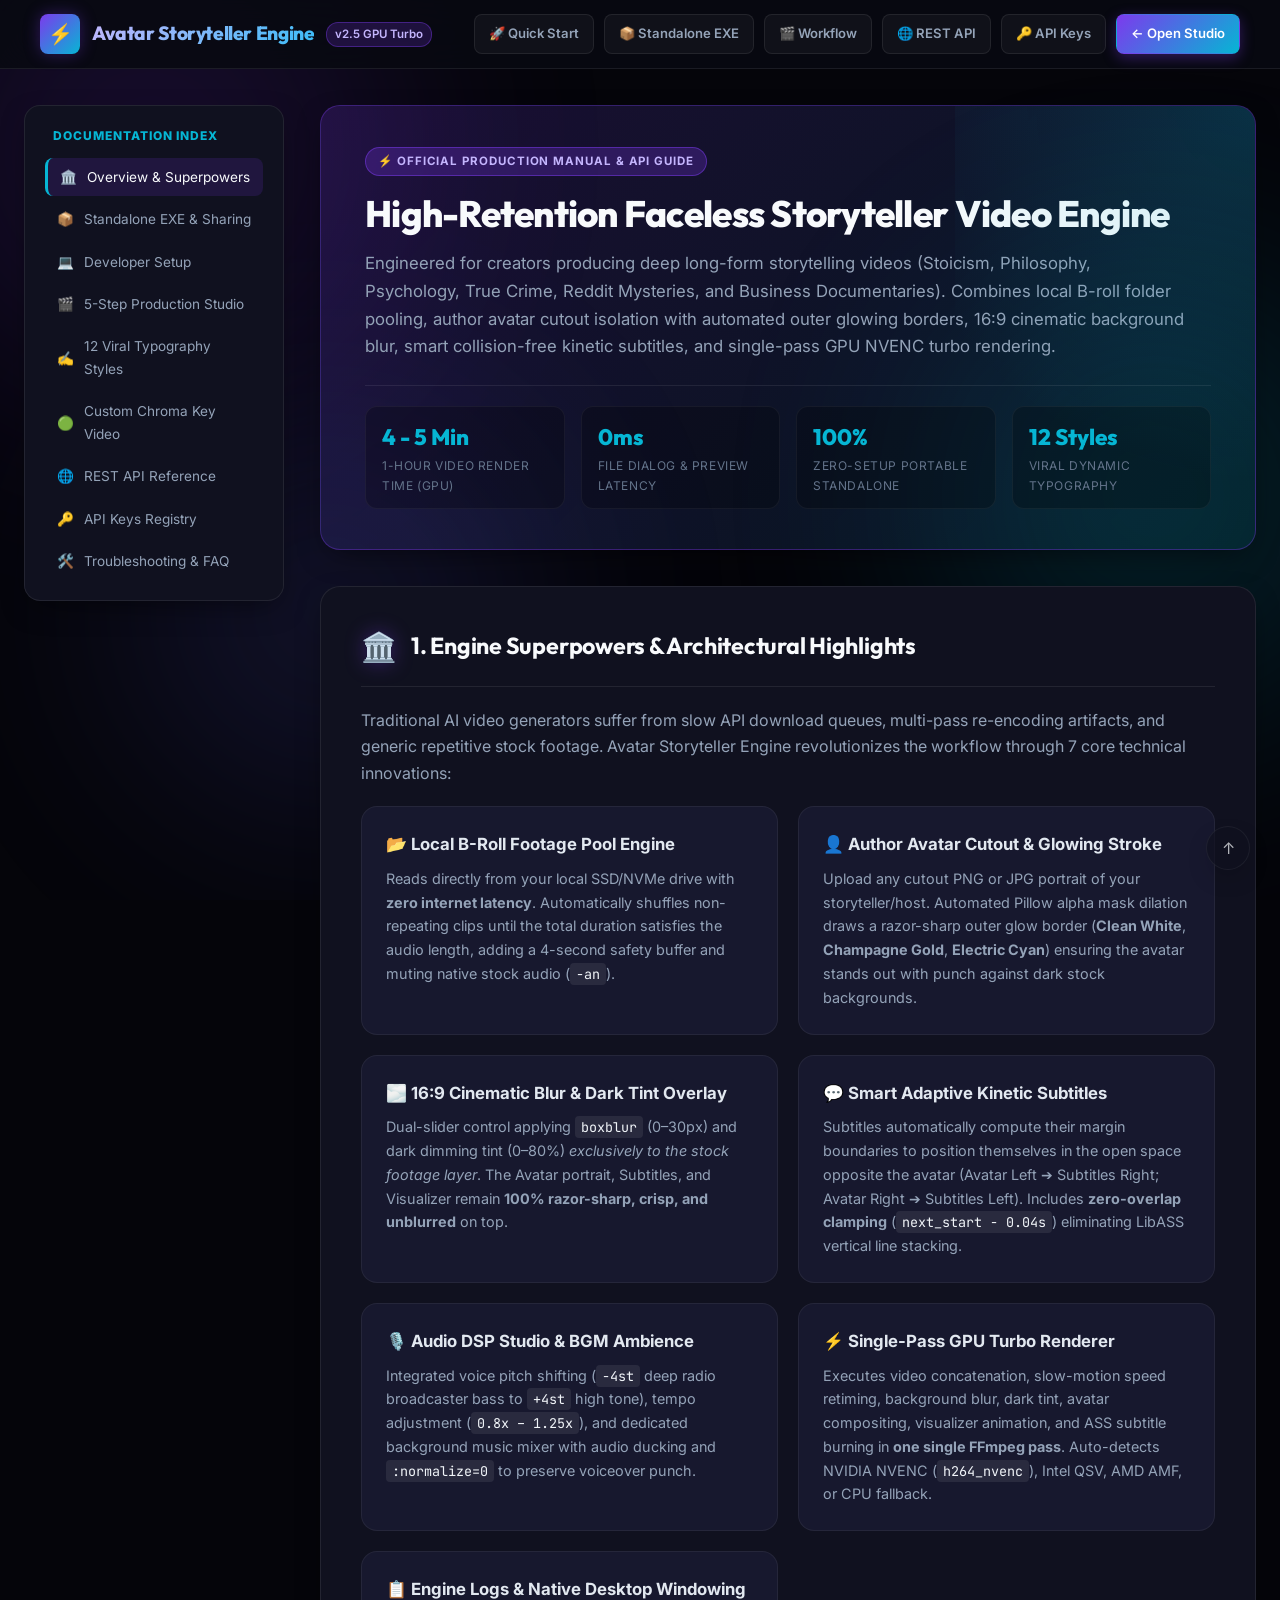
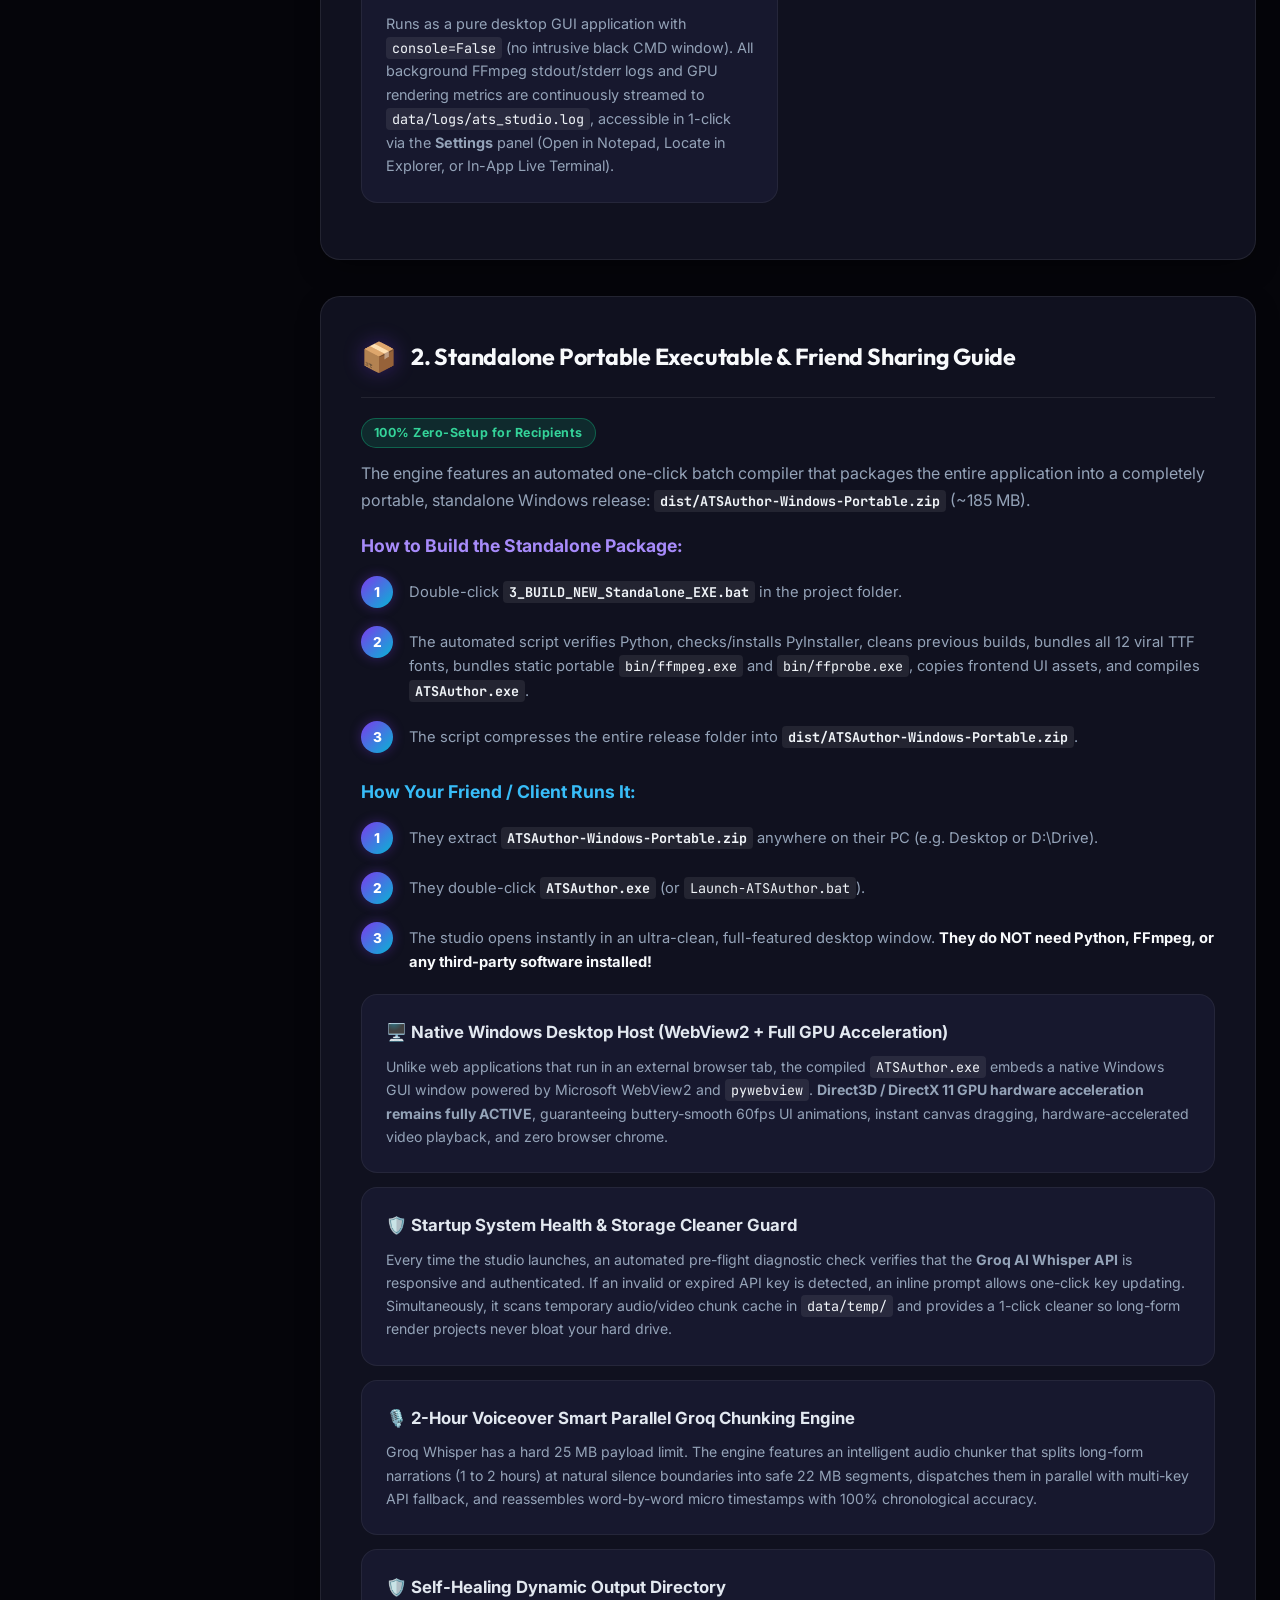
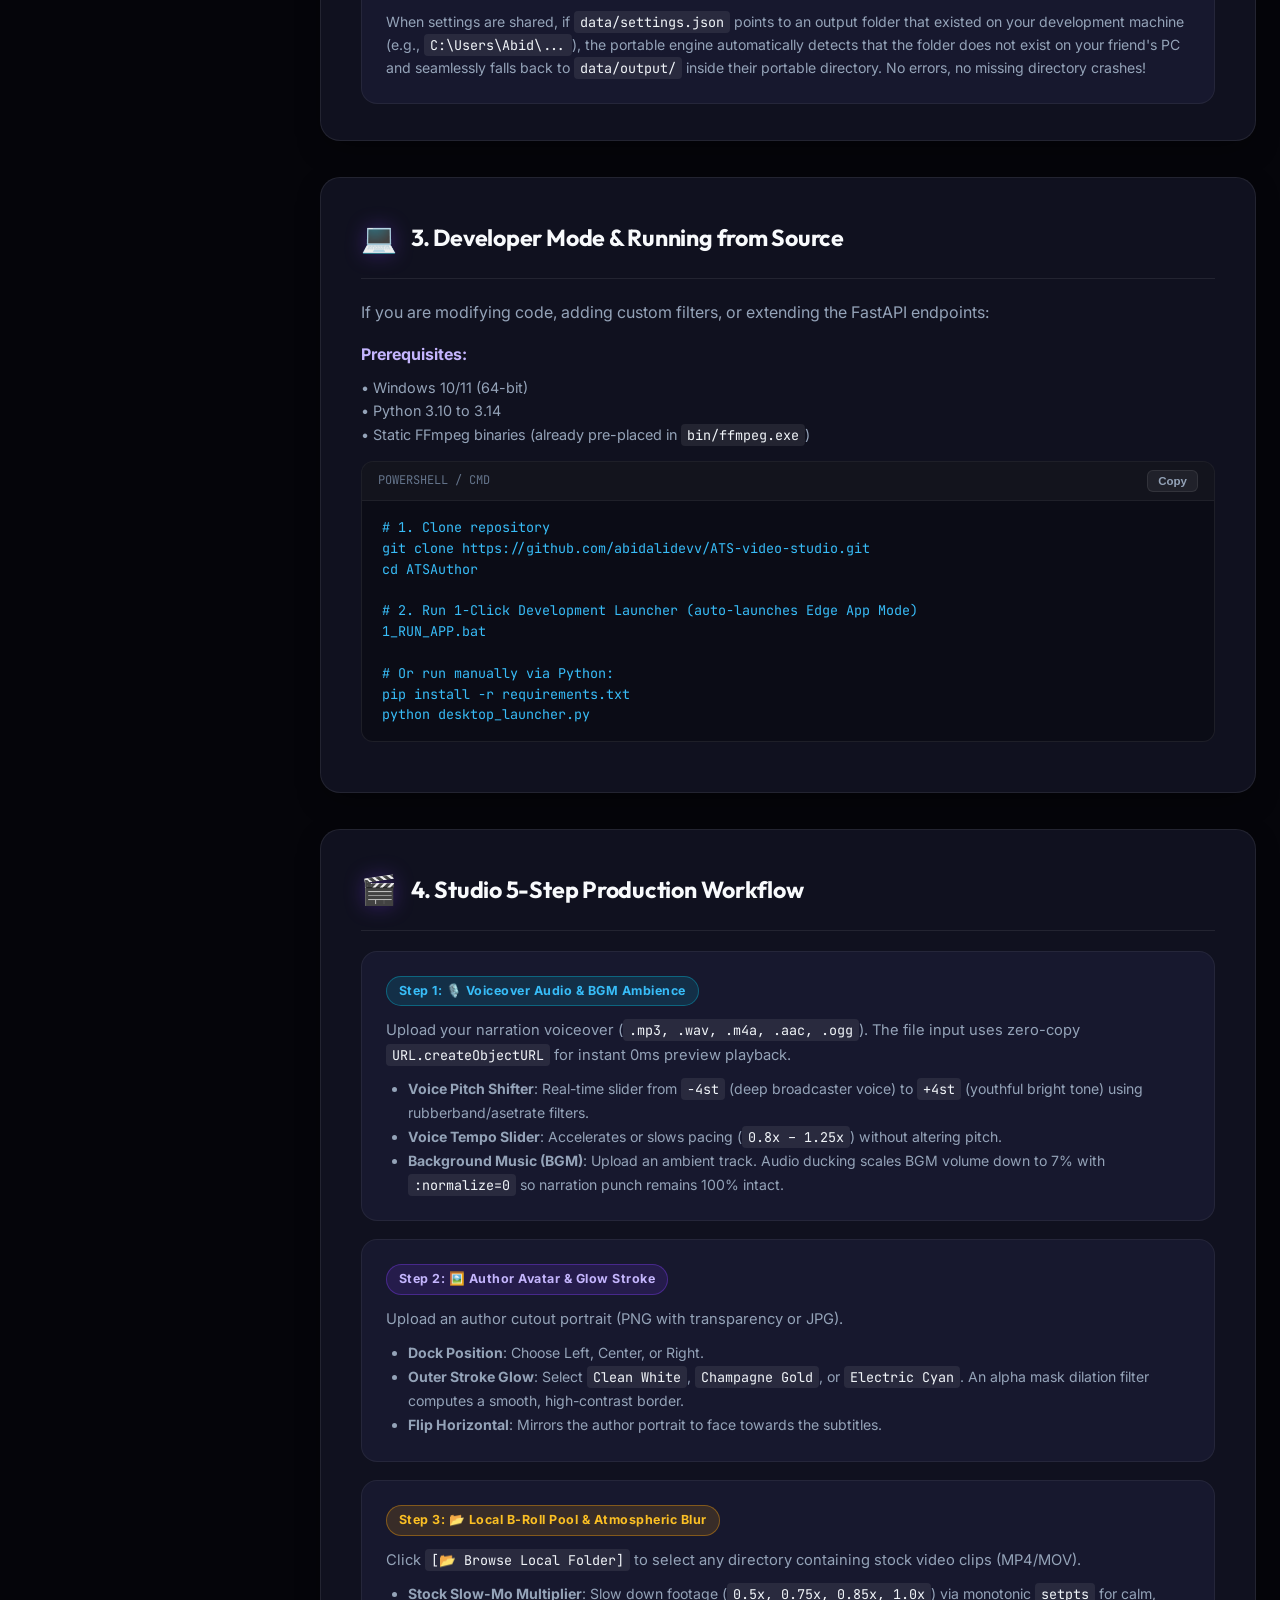
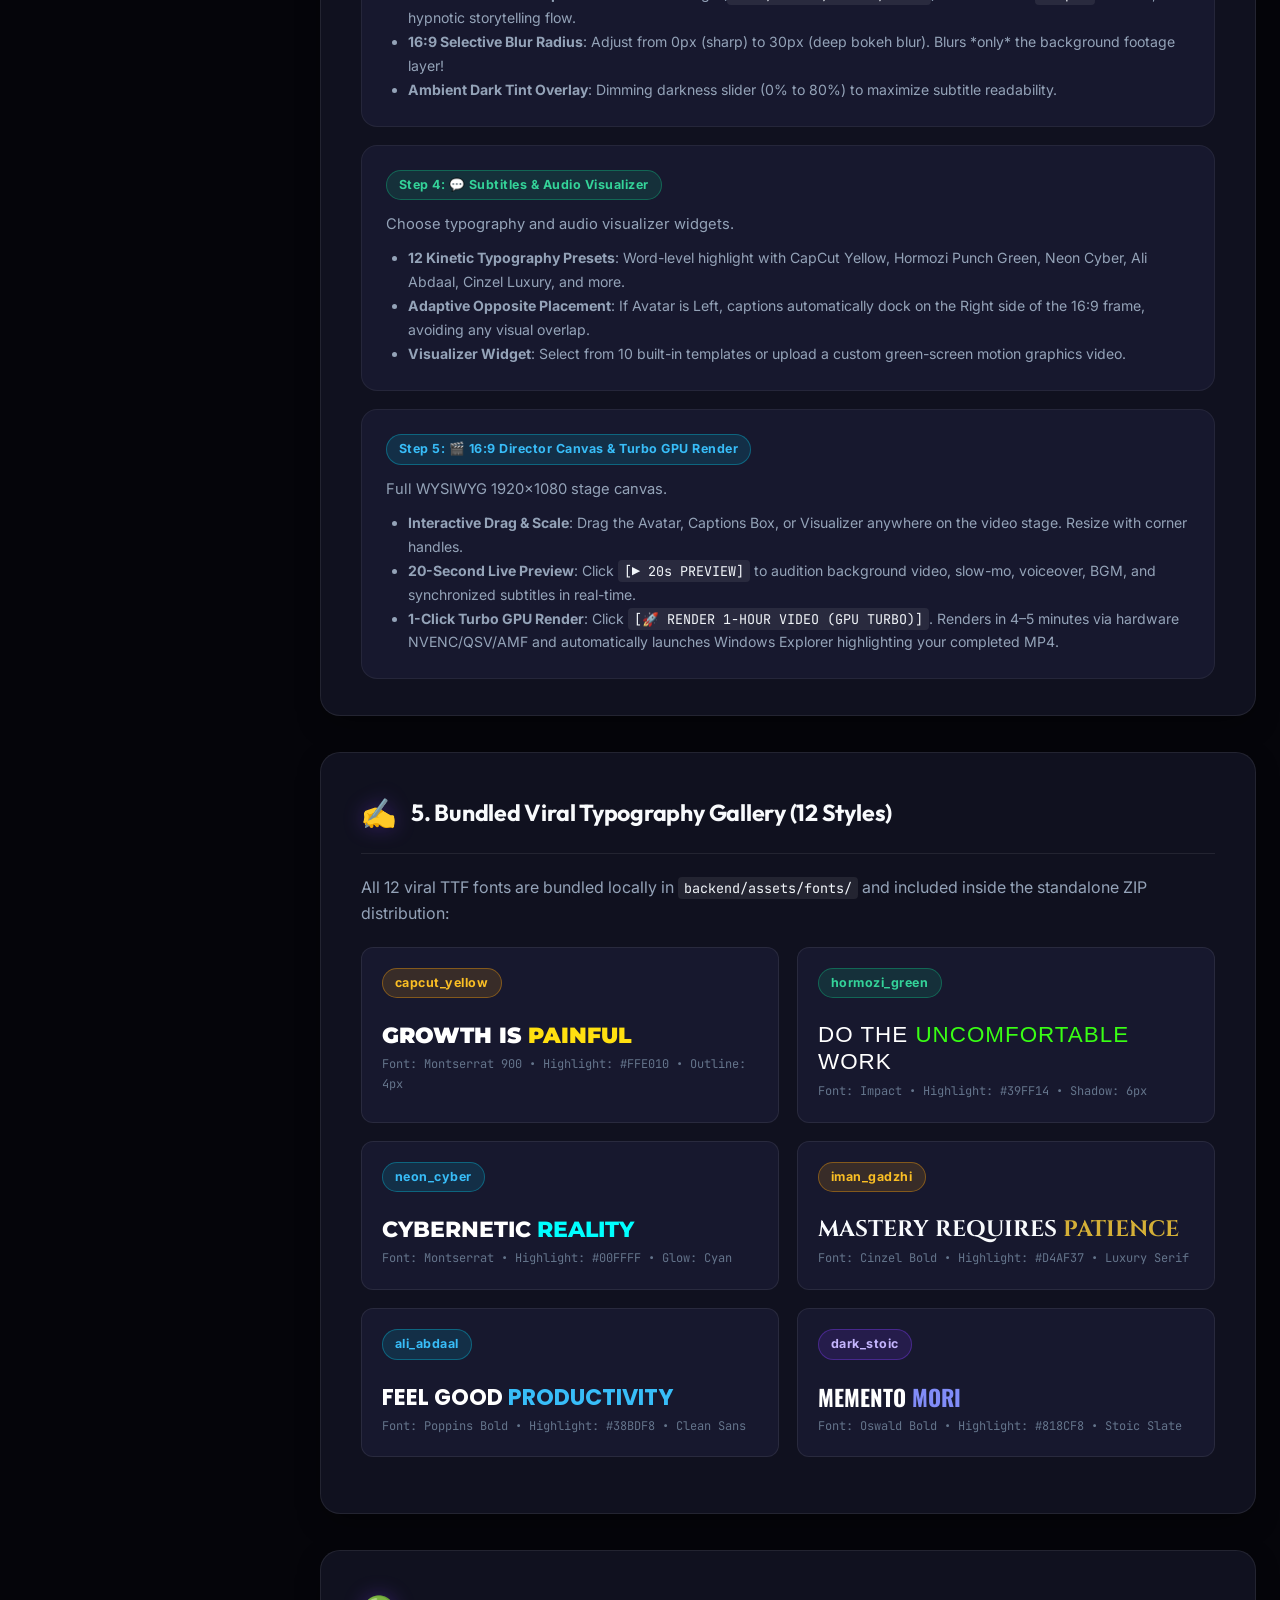
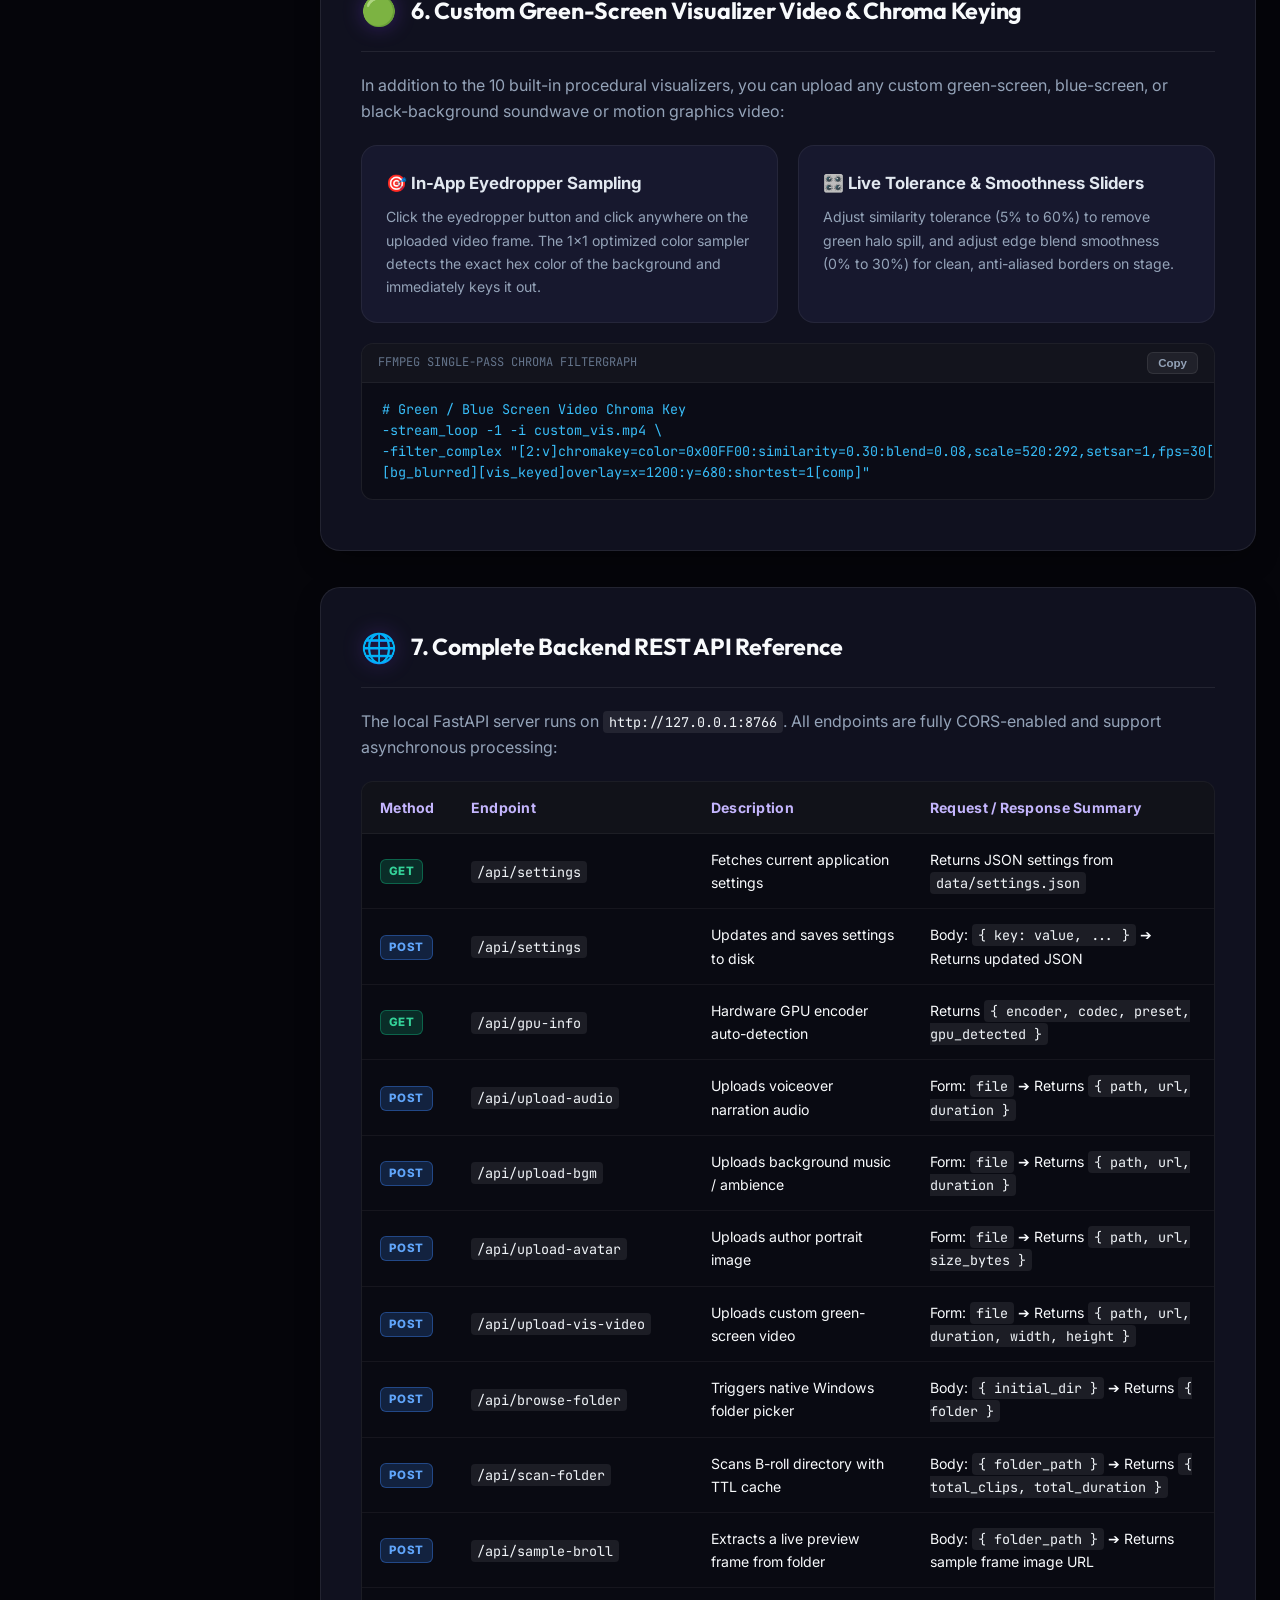
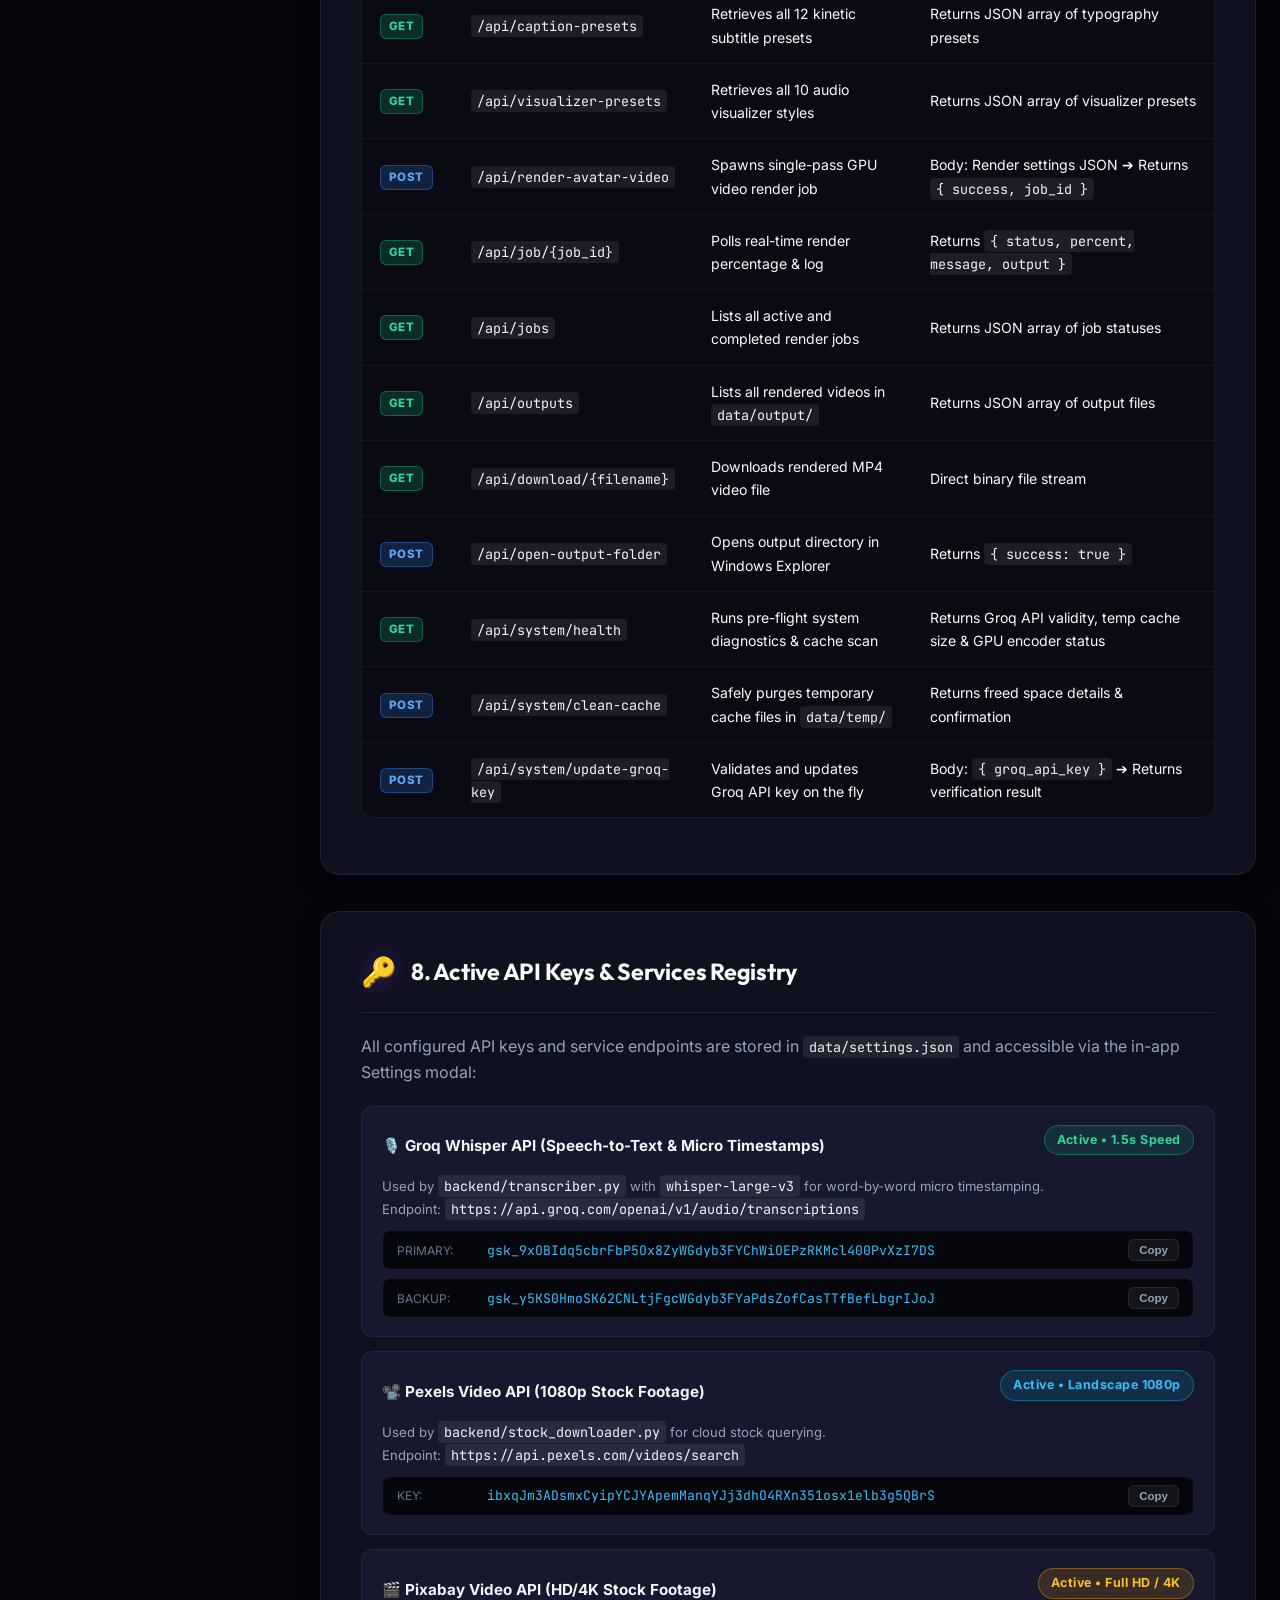
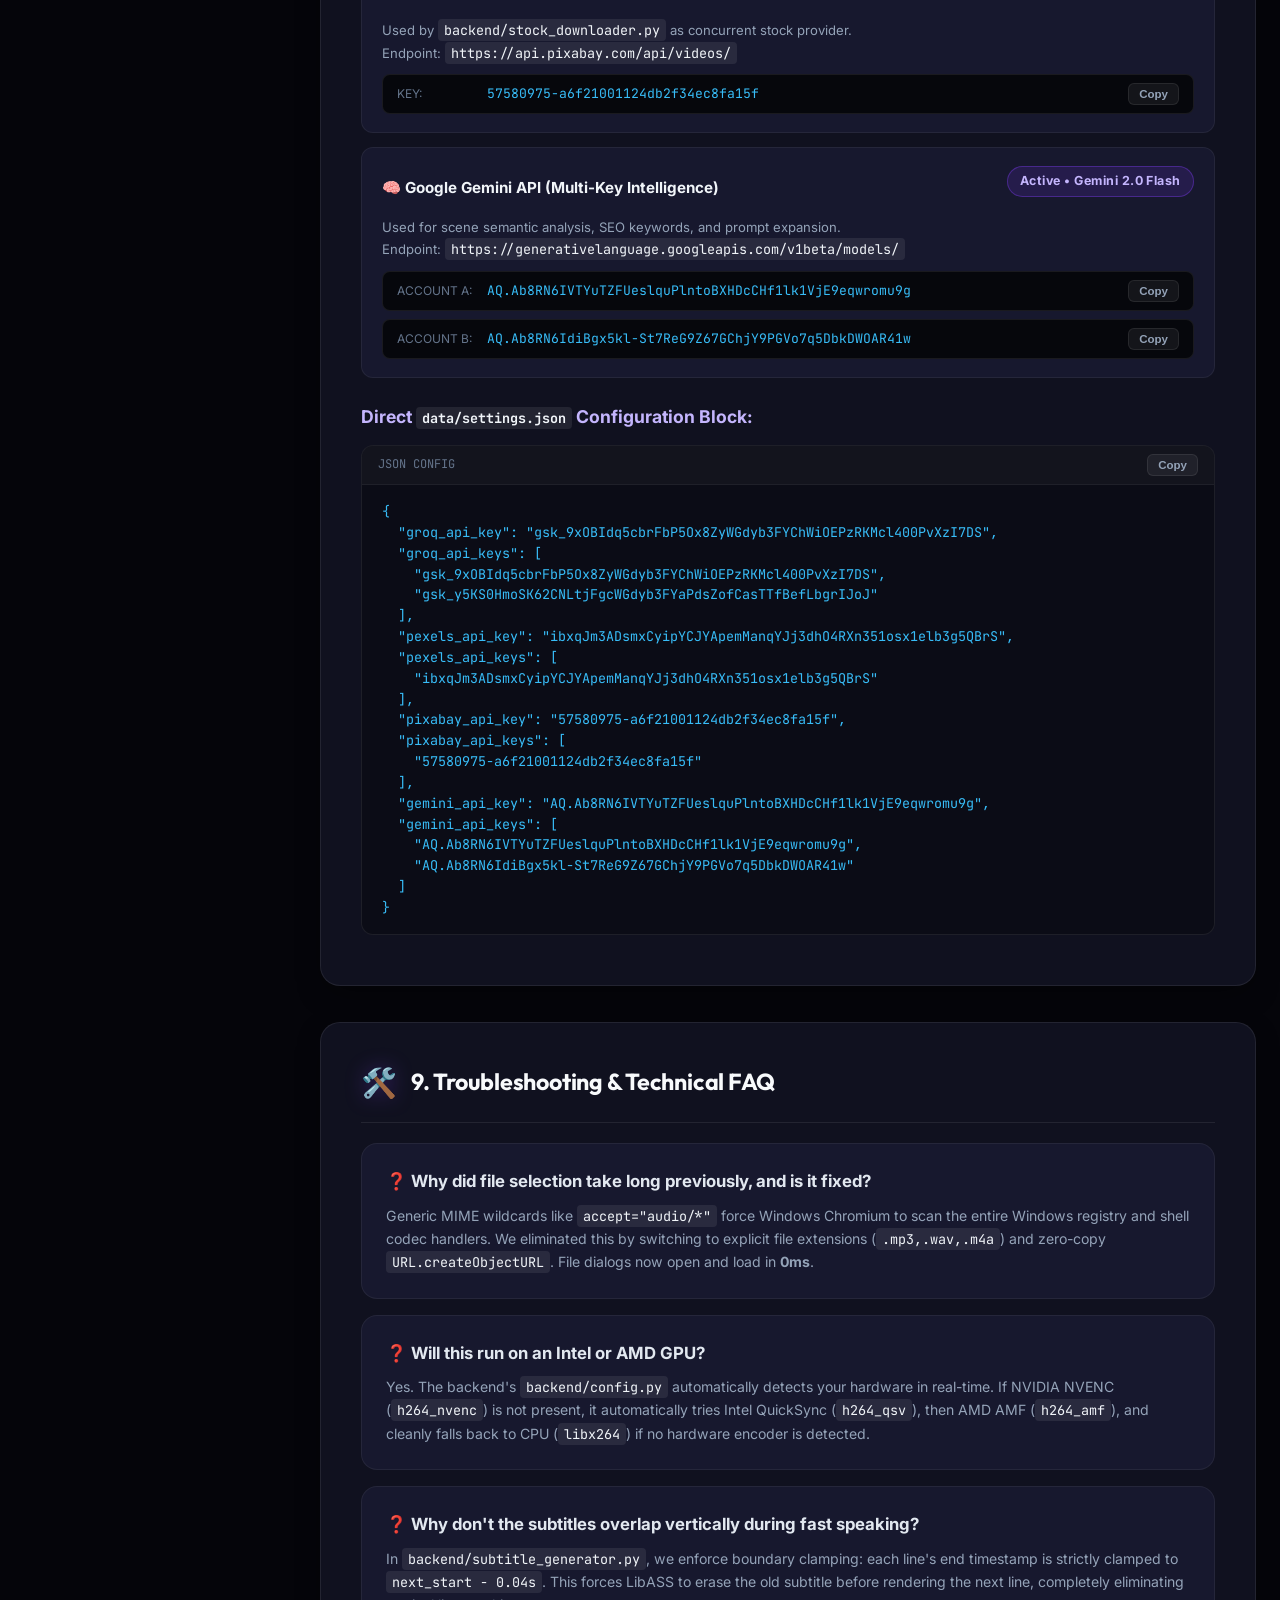
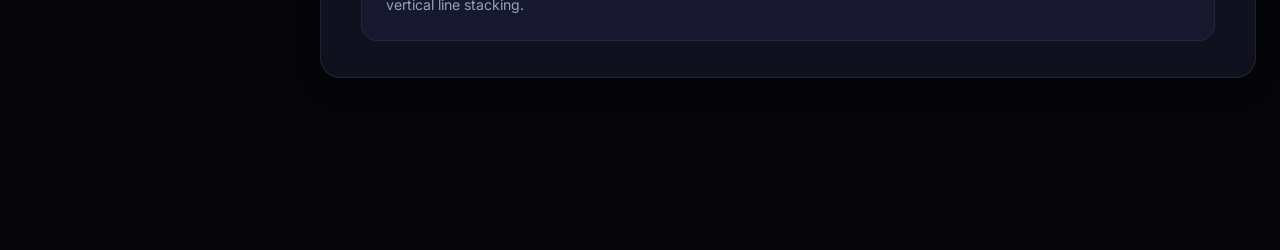
<file: documentation.html>
<!DOCTYPE html>
<html lang="en">
<head>
  <meta charset="UTF-8">
  <meta name="viewport" content="width=device-width, initial-scale=1.0">
  <title>⚡ Avatar Storyteller Engine — Master Documentation &amp; User Manual</title>
  <meta name="description" content="Official documentation, standalone distribution manual, and REST API specification for Avatar Storyteller Engine: Ultra-fast single-pass GPU 1080p video studio for faceless YouTube storytellers.">
  <link rel="icon" type="image/svg+xml" href="data:image/svg+xml,<svg xmlns='http://www.w3.org/2000/svg' viewBox='0 0 32 32'><text y='26' font-size='28'>⚡</text></svg>">
  <link rel="preconnect" href="https://fonts.googleapis.com">
  <link rel="preconnect" href="https://fonts.gstatic.com" crossorigin>
  <link href="https://fonts.googleapis.com/css2?family=Anton&family=Archivo+Black&family=Bangers&family=Bebas+Neue&family=Cinzel:wght@700;900&family=Inter:wght@300;400;500;600;700;800&family=JetBrains+Mono:wght@400;500;600&family=Luckiest+Guy&family=Montserrat:wght@500;700;800;900&family=Oswald:wght@600;700&family=Outfit:wght@600;700;800;900&family=Poppins:wght@600;800&display=swap" rel="stylesheet">
  <style>
    :root {
      --bg-void: #05050a;
      --bg-deep: #090a12;
      --bg-card: #10111f;
      --bg-card-hover: #15172b;
      --bg-sub: #17182e;
      --bg-code: #0b0c16;
      --border-subtle: rgba(255, 255, 255, 0.08);
      --border-hover: rgba(124, 58, 237, 0.45);
      --accent-primary: #7c3aed;
      --accent-secondary: #06b6d4;
      --accent-cyan-glow: rgba(6, 182, 212, 0.35);
      --accent-purple-glow: rgba(124, 58, 237, 0.35);
      --accent-green: #10b981;
      --accent-gold: #f59e0b;
      --accent-red: #ef4444;
      --text-primary: #f8fafc;
      --text-secondary: #94a3b8;
      --text-muted: #64748b;
      --radius-sm: 8px;
      --radius-md: 12px;
      --radius-lg: 16px;
      --radius-xl: 20px;
      --shadow-card: 0 10px 30px -10px rgba(0, 0, 0, 0.6);
      --shadow-glow: 0 0 25px rgba(124, 58, 237, 0.25);
    }

    * { box-sizing: border-box; margin: 0; padding: 0; }
    html { scroll-behavior: smooth; }

    body {
      background: var(--bg-void);
      color: var(--text-primary);
      font-family: 'Inter', -apple-system, BlinkMacSystemFont, "Segoe UI", Roboto, sans-serif;
      line-height: 1.65;
      padding-bottom: 100px;
      overflow-x: hidden;
    }

    /* Ambient Background Glows */
    .bg-canvas-fx {
      position: fixed;
      top: 0; left: 0; right: 0; bottom: 0;
      pointer-events: none;
      z-index: 0;
      overflow: hidden;
    }
    .glow-orb {
      position: absolute;
      border-radius: 50%;
      filter: blur(120px);
      opacity: 0.15;
    }
    .orb-1 { width: 500px; height: 500px; background: var(--accent-primary); top: -100px; left: -100px; }
    .orb-2 { width: 450px; height: 450px; background: var(--accent-secondary); top: 30%; right: -100px; }
    .orb-3 { width: 400px; height: 400px; background: #6366f1; bottom: 10%; left: 10%; }

    /* Sticky Top Header */
    .docs-header {
      position: sticky;
      top: 0;
      z-index: 100;
      display: flex;
      align-items: center;
      justify-content: space-between;
      padding: 14px 40px;
      background: rgba(9, 10, 18, 0.88);
      -webkit-backdrop-filter: blur(20px);
      backdrop-filter: blur(20px);
      border-bottom: 1px solid var(--border-subtle);
    }
    .brand {
      display: flex;
      align-items: center;
      gap: 12px;
      text-decoration: none;
      color: inherit;
    }
    .brand-icon {
      width: 40px;
      height: 40px;
      background: linear-gradient(135deg, var(--accent-primary), var(--accent-secondary));
      border-radius: var(--radius-sm);
      display: grid;
      place-items: center;
      font-size: 20px;
      box-shadow: 0 0 16px var(--accent-purple-glow);
    }
    .brand-title {
      font-family: 'Outfit', sans-serif;
      font-weight: 800;
      font-size: 1.2rem;
      letter-spacing: -0.02em;
      background: linear-gradient(135deg, #c4b5fd 0%, #38bdf8 100%);
      -webkit-background-clip: text;
      background-clip: text;
      -webkit-text-fill-color: transparent;
    }
    .brand-version {
      font-size: 0.72rem;
      padding: 2px 8px;
      border-radius: 12px;
      background: rgba(124, 58, 237, 0.2);
      border: 1px solid rgba(124, 58, 237, 0.4);
      color: #c4b5fd;
      font-weight: 600;
    }
    .nav-actions {
      display: flex;
      align-items: center;
      gap: 10px;
    }
    .nav-btn {
      display: inline-flex;
      align-items: center;
      gap: 6px;
      padding: 8px 14px;
      border-radius: var(--radius-sm);
      font-size: 0.82rem;
      font-weight: 600;
      text-decoration: none;
      color: var(--text-secondary);
      background: rgba(255, 255, 255, 0.04);
      border: 1px solid var(--border-subtle);
      transition: all 0.2s ease;
      cursor: pointer;
    }
    .nav-btn:hover {
      color: var(--text-primary);
      background: rgba(255, 255, 255, 0.09);
      border-color: var(--accent-secondary);
      transform: translateY(-1px);
    }
    .nav-btn-primary {
      background: linear-gradient(135deg, var(--accent-primary), var(--accent-secondary));
      border-color: transparent;
      color: #fff !important;
      box-shadow: 0 4px 14px var(--accent-purple-glow);
    }
    .nav-btn-primary:hover {
      box-shadow: 0 6px 20px rgba(6, 182, 212, 0.4);
    }

    /* Layout Container */
    .docs-layout {
      position: relative;
      z-index: 1;
      max-width: 1300px;
      margin: 36px auto;
      padding: 0 24px;
      display: grid;
      grid-template-columns: 260px 1fr;
      gap: 36px;
      align-items: start;
    }
    @media (max-width: 960px) {
      .docs-layout { grid-template-columns: 1fr; }
      .docs-sidebar { display: none; }
      .docs-header { padding: 12px 20px; }
    }

    /* Sidebar Navigation */
    .docs-sidebar {
      position: sticky;
      top: 86px;
      background: var(--bg-card);
      border: 1px solid var(--border-subtle);
      border-radius: var(--radius-lg);
      padding: 20px;
      max-height: calc(100vh - 110px);
      overflow-y: auto;
      box-shadow: var(--shadow-card);
    }
    .sidebar-title {
      font-size: 0.75rem;
      font-weight: 800;
      text-transform: uppercase;
      letter-spacing: 0.08em;
      color: var(--accent-secondary);
      margin-bottom: 12px;
      padding-left: 8px;
    }
    .sidebar-list {
      list-style: none;
      display: flex;
      flex-direction: column;
      gap: 4px;
    }
    .sidebar-link {
      display: flex;
      align-items: center;
      gap: 10px;
      padding: 8px 12px;
      border-radius: var(--radius-sm);
      font-size: 0.85rem;
      color: var(--text-secondary);
      text-decoration: none;
      transition: all 0.15s ease;
    }
    .sidebar-link:hover, .sidebar-link.active {
      color: var(--text-primary);
      background: rgba(124, 58, 237, 0.15);
      border-left: 3px solid var(--accent-secondary);
    }

    /* Main Content Area */
    .docs-content {
      min-width: 0;
    }

    /* Hero Banner */
    .hero-banner {
      position: relative;
      background: linear-gradient(135deg, rgba(124, 58, 237, 0.18) 0%, rgba(6, 182, 212, 0.1) 100%);
      border: 1px solid rgba(124, 58, 237, 0.35);
      border-radius: var(--radius-xl);
      padding: 40px 44px;
      margin-bottom: 36px;
      box-shadow: var(--shadow-card);
      overflow: hidden;
    }
    .hero-banner::after {
      content: '';
      position: absolute;
      top: 0; right: 0; width: 300px; height: 100%;
      background: radial-gradient(circle at top right, rgba(6, 182, 212, 0.18), transparent 70%);
      pointer-events: none;
    }
    .hero-badge {
      display: inline-flex;
      align-items: center;
      gap: 8px;
      font-size: 0.72rem;
      font-weight: 700;
      text-transform: uppercase;
      letter-spacing: 0.08em;
      padding: 4px 12px;
      border-radius: 20px;
      background: rgba(124, 58, 237, 0.25);
      border: 1px solid rgba(124, 58, 237, 0.5);
      color: #c4b5fd;
      margin-bottom: 16px;
    }
    .hero-title {
      font-family: 'Outfit', sans-serif;
      font-size: 2.3rem;
      font-weight: 800;
      line-height: 1.2;
      margin-bottom: 14px;
      letter-spacing: -0.02em;
    }
    .hero-desc {
      color: var(--text-secondary);
      font-size: 1.05rem;
      max-width: 820px;
      margin-bottom: 24px;
    }
    .hero-stats {
      display: grid;
      grid-template-columns: repeat(auto-fit, minmax(180px, 1fr));
      gap: 16px;
      margin-top: 24px;
      padding-top: 20px;
      border-top: 1px solid rgba(255, 255, 255, 0.08);
    }
    .stat-card {
      background: rgba(0, 0, 0, 0.25);
      border: 1px solid rgba(255, 255, 255, 0.05);
      border-radius: var(--radius-md);
      padding: 12px 16px;
    }
    .stat-val {
      font-family: 'Outfit', sans-serif;
      font-size: 1.4rem;
      font-weight: 800;
      color: var(--accent-secondary);
    }
    .stat-label {
      font-size: 0.75rem;
      color: var(--text-muted);
      text-transform: uppercase;
      letter-spacing: 0.05em;
    }

    /* Section Cards */
    .section-card {
      background: var(--bg-card);
      border: 1px solid var(--border-subtle);
      border-radius: var(--radius-xl);
      padding: 36px 40px;
      margin-bottom: 36px;
      box-shadow: var(--shadow-card);
      transition: border-color 0.2s ease;
    }
    .section-card:hover {
      border-color: rgba(255, 255, 255, 0.12);
    }
    .section-header {
      display: flex;
      align-items: center;
      gap: 14px;
      margin-bottom: 20px;
      padding-bottom: 16px;
      border-bottom: 1px solid var(--border-subtle);
    }
    .section-icon {
      font-size: 1.8rem;
      filter: drop-shadow(0 0 10px var(--accent-purple-glow));
    }
    .section-title {
      font-family: 'Outfit', sans-serif;
      font-size: 1.45rem;
      font-weight: 700;
      letter-spacing: -0.01em;
    }

    /* Sub Cards & Grids */
    .grid-2 {
      display: grid;
      grid-template-columns: repeat(auto-fit, minmax(360px, 1fr));
      gap: 20px;
      margin: 20px 0;
    }
    .grid-3 {
      display: grid;
      grid-template-columns: repeat(auto-fit, minmax(260px, 1fr));
      gap: 18px;
      margin: 20px 0;
    }
    .sub-card {
      background: var(--bg-sub);
      border: 1px solid rgba(255, 255, 255, 0.06);
      border-radius: var(--radius-lg);
      padding: 24px;
      transition: all 0.2s ease;
    }
    .sub-card:hover {
      background: var(--bg-card-hover);
      border-color: var(--border-hover);
      transform: translateY(-2px);
    }
    .sub-card-title {
      font-size: 1.05rem;
      font-weight: 700;
      color: #e2e8f0;
      margin-bottom: 8px;
      display: flex;
      align-items: center;
      gap: 8px;
    }

    /* Step Pills & Badges */
    .step-badge {
      display: inline-flex;
      align-items: center;
      gap: 8px;
      padding: 4px 12px;
      border-radius: 20px;
      font-size: 0.78rem;
      font-weight: 700;
      letter-spacing: 0.04em;
      margin-bottom: 12px;
    }
    .badge-cyan { background: rgba(6, 182, 212, 0.15); color: #38bdf8; border: 1px solid rgba(6, 182, 212, 0.4); }
    .badge-purple { background: rgba(124, 58, 237, 0.15); color: #c4b5fd; border: 1px solid rgba(124, 58, 237, 0.4); }
    .badge-green { background: rgba(16, 185, 129, 0.15); color: #34d399; border: 1px solid rgba(16, 185, 129, 0.4); }
    .badge-gold { background: rgba(245, 158, 11, 0.15); color: #fbbf24; border: 1px solid rgba(245, 158, 11, 0.4); }

    /* Code & Clipboard Snippets */
    .code-box {
      position: relative;
      background: var(--bg-code);
      border: 1px solid var(--border-subtle);
      border-radius: var(--radius-md);
      margin: 14px 0;
      overflow: hidden;
    }
    .code-box-header {
      display: flex;
      align-items: center;
      justify-content: space-between;
      padding: 8px 16px;
      background: rgba(255, 255, 255, 0.03);
      border-bottom: 1px solid rgba(255, 255, 255, 0.05);
      font-size: 0.75rem;
      color: var(--text-muted);
      font-family: 'JetBrains Mono', monospace;
    }
    .copy-btn {
      background: rgba(255, 255, 255, 0.06);
      border: 1px solid var(--border-subtle);
      color: var(--text-secondary);
      border-radius: 6px;
      padding: 4px 10px;
      font-size: 0.72rem;
      font-weight: 600;
      cursor: pointer;
      display: inline-flex;
      align-items: center;
      gap: 4px;
      transition: all 0.2s ease;
    }
    .copy-btn:hover {
      background: rgba(255, 255, 255, 0.12);
      color: #fff;
      border-color: var(--accent-secondary);
    }
    .copy-btn.copied {
      background: var(--accent-green) !important;
      color: #fff !important;
      border-color: transparent !important;
    }
    pre {
      font-family: 'JetBrains Mono', monospace;
      padding: 16px 20px;
      overflow-x: auto;
      font-size: 0.84rem;
      color: #38bdf8;
      line-height: 1.55;
    }
    code {
      font-family: 'JetBrains Mono', monospace;
      background: rgba(255, 255, 255, 0.08);
      padding: 2px 6px;
      border-radius: 4px;
      font-size: 0.84rem;
      color: #f1f5f9;
    }

    /* Tables */
    .table-container {
      overflow-x: auto;
      margin: 20px 0;
      border: 1px solid var(--border-subtle);
      border-radius: var(--radius-md);
      background: var(--bg-deep);
    }
    table {
      width: 100%;
      border-collapse: collapse;
      font-size: 0.88rem;
      text-align: left;
    }
    th, td {
      padding: 14px 18px;
      border-bottom: 1px solid rgba(255, 255, 255, 0.05);
    }
    th {
      background: rgba(255, 255, 255, 0.03);
      color: #c4b5fd;
      font-weight: 700;
      letter-spacing: 0.02em;
    }
    tr:last-child td { border-bottom: none; }
    tr:hover td { background: rgba(255, 255, 255, 0.02); }

    /* Method Badges */
    .method-badge {
      display: inline-block;
      padding: 2px 8px;
      border-radius: 6px;
      font-size: 0.72rem;
      font-weight: 800;
      letter-spacing: 0.04em;
    }
    .method-get { background: rgba(16, 185, 129, 0.2); color: #34d399; border: 1px solid rgba(16, 185, 129, 0.4); }
    .method-post { background: rgba(59, 130, 246, 0.2); color: #60a5fa; border: 1px solid rgba(59, 130, 246, 0.4); }

    /* Key Box */
    .key-item {
      background: var(--bg-sub);
      border: 1px solid rgba(255, 255, 255, 0.06);
      border-radius: var(--radius-md);
      padding: 18px 20px;
      margin-bottom: 14px;
    }
    .key-header {
      display: flex;
      align-items: center;
      justify-content: space-between;
      margin-bottom: 8px;
    }
    .key-title {
      font-weight: 700;
      font-size: 0.95rem;
      color: #f1f5f9;
      display: flex;
      align-items: center;
      gap: 8px;
    }
    .key-desc {
      font-size: 0.82rem;
      color: var(--text-secondary);
      margin-bottom: 10px;
    }
    .key-string-wrapper {
      display: flex;
      align-items: center;
      gap: 10px;
      background: #06070c;
      border: 1px solid var(--border-subtle);
      border-radius: var(--radius-sm);
      padding: 8px 14px;
    }
    .key-string {
      font-family: 'JetBrains Mono', monospace;
      font-size: 0.82rem;
      color: #38bdf8;
      word-break: break-all;
      flex: 1;
    }

    /* Steps List */
    .steps-list {
      list-style: none;
      counter-reset: step-counter;
      display: flex;
      flex-direction: column;
      gap: 18px;
      margin: 16px 0;
    }
    .steps-list li {
      counter-increment: step-counter;
      display: flex;
      gap: 16px;
      align-items: flex-start;
    }
    .step-marker {
      width: 32px;
      height: 32px;
      border-radius: 50%;
      background: linear-gradient(135deg, var(--accent-primary), var(--accent-secondary));
      display: grid;
      place-items: center;
      font-weight: 800;
      font-size: 0.85rem;
      color: #fff;
      flex-shrink: 0;
      box-shadow: 0 0 12px var(--accent-purple-glow);
    }
    .step-text {
      flex: 1;
      padding-top: 4px;
      color: var(--text-secondary);
      font-size: 0.92rem;
    }
    .step-text strong {
      color: var(--text-primary);
    }

    /* Typography Preview Grid */
    .font-preview-grid {
      display: grid;
      grid-template-columns: repeat(auto-fit, minmax(280px, 1fr));
      gap: 18px;
      margin: 20px 0;
    }
    .font-card {
      background: var(--bg-sub);
      border: 1px solid var(--border-subtle);
      border-radius: var(--radius-md);
      padding: 20px;
      position: relative;
      overflow: hidden;
    }
    .font-sample {
      font-size: 1.4rem;
      margin: 12px 0 6px;
      line-height: 1.2;
    }
    .font-meta {
      font-size: 0.75rem;
      color: var(--text-muted);
      font-family: 'JetBrains Mono', monospace;
    }

    /* Floating Back to Top */
    .scroll-top-btn {
      position: fixed;
      bottom: 30px;
      right: 30px;
      width: 44px;
      height: 44px;
      background: var(--bg-card);
      border: 1px solid var(--border-subtle);
      border-radius: 50%;
      color: var(--text-primary);
      display: grid;
      place-items: center;
      cursor: pointer;
      box-shadow: var(--shadow-card);
      opacity: 0.7;
      transition: all 0.2s ease;
      z-index: 90;
      text-decoration: none;
    }
    .scroll-top-btn:hover {
      opacity: 1;
      border-color: var(--accent-secondary);
      transform: translateY(-2px);
    }
  </style>
</head>
<body>

  <!-- Ambient Backdrop -->
  <div class="bg-canvas-fx">
    <div class="glow-orb orb-1"></div>
    <div class="glow-orb orb-2"></div>
    <div class="glow-orb orb-3"></div>
  </div>

  <!-- ═══ Sticky Header ═══ -->
  <header class="docs-header">
    <a href="index.html" class="brand">
      <div class="brand-icon">⚡</div>
      <div>
        <div class="brand-title">Avatar Storyteller Engine</div>
      </div>
      <span class="brand-version">v2.5 GPU Turbo</span>
    </a>
    <div class="nav-actions">
      <a href="#quickstart" class="nav-btn">🚀 Quick Start</a>
      <a href="#portable" class="nav-btn">📦 Standalone EXE</a>
      <a href="#workflow" class="nav-btn">🎬 Workflow</a>
      <a href="#api" class="nav-btn">🌐 REST API</a>
      <a href="#keys" class="nav-btn">🔑 API Keys</a>
      <a href="frontend/index.html" class="nav-btn nav-btn-primary">← Open Studio</a>
    </div>
  </header>

  <!-- ═══ Main Documentation Layout ═══ -->
  <div class="docs-layout">

    <!-- ── Left Sticky Navigation ── -->
    <aside class="docs-sidebar">
      <div class="sidebar-title">Documentation Index</div>
      <ul class="sidebar-list">
        <li><a href="#overview" class="sidebar-link active"><span>🏛️</span> Overview &amp; Superpowers</a></li>
        <li><a href="#portable" class="sidebar-link"><span>📦</span> Standalone EXE &amp; Sharing</a></li>
        <li><a href="#quickstart" class="sidebar-link"><span>💻</span> Developer Setup</a></li>
        <li><a href="#workflow" class="sidebar-link"><span>🎬</span> 5-Step Production Studio</a></li>
        <li><a href="#typography" class="sidebar-link"><span>✍️</span> 12 Viral Typography Styles</a></li>
        <li><a href="#chroma" class="sidebar-link"><span>🟢</span> Custom Chroma Key Video</a></li>
        <li><a href="#api" class="sidebar-link"><span>🌐</span> REST API Reference</a></li>
        <li><a href="#keys" class="sidebar-link"><span>🔑</span> API Keys Registry</a></li>
        <li><a href="#faq" class="sidebar-link"><span>🛠️</span> Troubleshooting &amp; FAQ</a></li>
      </ul>
    </aside>

    <!-- ── Right Documentation Content ── -->
    <main class="docs-content">

      <!-- Hero Banner -->
      <section class="hero-banner" id="overview">
        <div class="hero-badge">⚡ Official Production Manual &amp; API Guide</div>
        <h1 class="hero-title">High-Retention Faceless Storyteller Video Engine</h1>
        <p class="hero-desc">
          Engineered for creators producing deep long-form storytelling videos (Stoicism, Philosophy, Psychology, True Crime, Reddit Mysteries, and Business Documentaries). Combines local B-roll folder pooling, author avatar cutout isolation with automated outer glowing borders, 16:9 cinematic background blur, smart collision-free kinetic subtitles, and single-pass GPU NVENC turbo rendering.
        </p>
        <div class="hero-stats">
          <div class="stat-card">
            <div class="stat-val">4 - 5 Min</div>
            <div class="stat-label">1-Hour Video Render Time (GPU)</div>
          </div>
          <div class="stat-card">
            <div class="stat-val">0ms</div>
            <div class="stat-label">File Dialog &amp; Preview Latency</div>
          </div>
          <div class="stat-card">
            <div class="stat-val">100%</div>
            <div class="stat-label">Zero-Setup Portable Standalone</div>
          </div>
          <div class="stat-card">
            <div class="stat-val">12 Styles</div>
            <div class="stat-label">Viral Dynamic Typography</div>
          </div>
        </div>
      </section>

      <!-- Section 1: Core Superpowers -->
      <section class="section-card">
        <div class="section-header">
          <span class="section-icon">🏛️</span>
          <h2 class="section-title">1. Engine Superpowers &amp; Architectural Highlights</h2>
        </div>
        <p style="color:var(--text-secondary); margin-bottom:18px;">
          Traditional AI video generators suffer from slow API download queues, multi-pass re-encoding artifacts, and generic repetitive stock footage. Avatar Storyteller Engine revolutionizes the workflow through 7 core technical innovations:
        </p>

        <div class="grid-2">
          <div class="sub-card">
            <div class="sub-card-title">📂 Local B-Roll Footage Pool Engine</div>
            <p style="color:var(--text-secondary);font-size:0.9rem;">
              Reads directly from your local SSD/NVMe drive with <strong>zero internet latency</strong>. Automatically shuffles non-repeating clips until the total duration satisfies the audio length, adding a 4-second safety buffer and muting native stock audio (<code>-an</code>).
            </p>
          </div>

          <div class="sub-card">
            <div class="sub-card-title">👤 Author Avatar Cutout &amp; Glowing Stroke</div>
            <p style="color:var(--text-secondary);font-size:0.9rem;">
              Upload any cutout PNG or JPG portrait of your storyteller/host. Automated Pillow alpha mask dilation draws a razor-sharp outer glow border (<strong>Clean White</strong>, <strong>Champagne Gold</strong>, <strong>Electric Cyan</strong>) ensuring the avatar stands out with punch against dark stock backgrounds.
            </p>
          </div>

          <div class="sub-card">
            <div class="sub-card-title">🌫️ 16:9 Cinematic Blur &amp; Dark Tint Overlay</div>
            <p style="color:var(--text-secondary);font-size:0.9rem;">
              Dual-slider control applying <code>boxblur</code> (0–30px) and dark dimming tint (0–80%) <em>exclusively to the stock footage layer</em>. The Avatar portrait, Subtitles, and Visualizer remain <strong>100% razor-sharp, crisp, and unblurred</strong> on top.
            </p>
          </div>

          <div class="sub-card">
            <div class="sub-card-title">💬 Smart Adaptive Kinetic Subtitles</div>
            <p style="color:var(--text-secondary);font-size:0.9rem;">
              Subtitles automatically compute their margin boundaries to position themselves in the open space opposite the avatar (Avatar Left ➔ Subtitles Right; Avatar Right ➔ Subtitles Left). Includes <strong>zero-overlap clamping</strong> (<code>next_start - 0.04s</code>) eliminating LibASS vertical line stacking.
            </p>
          </div>

          <div class="sub-card">
            <div class="sub-card-title">🎙️ Audio DSP Studio &amp; BGM Ambience</div>
            <p style="color:var(--text-secondary);font-size:0.9rem;">
              Integrated voice pitch shifting (<code>-4st</code> deep radio broadcaster bass to <code>+4st</code> high tone), tempo adjustment (<code>0.8x – 1.25x</code>), and dedicated background music mixer with audio ducking and <code>:normalize=0</code> to preserve voiceover punch.
            </p>
          </div>

          <div class="sub-card">
            <div class="sub-card-title">⚡ Single-Pass GPU Turbo Renderer</div>
            <p style="color:var(--text-secondary);font-size:0.9rem;">
              Executes video concatenation, slow-motion speed retiming, background blur, dark tint, avatar compositing, visualizer animation, and ASS subtitle burning in <strong>one single FFmpeg pass</strong>. Auto-detects NVIDIA NVENC (<code>h264_nvenc</code>), Intel QSV, AMD AMF, or CPU fallback.
            </p>
          </div>

          <div class="sub-card">
            <div class="sub-card-title">📋 Engine Logs &amp; Native Desktop Windowing</div>
            <p style="color:var(--text-secondary);font-size:0.9rem;">
              Runs as a pure desktop GUI application with <code>console=False</code> (no intrusive black CMD window). All background FFmpeg stdout/stderr logs and GPU rendering metrics are continuously streamed to <code>data/logs/ats_studio.log</code>, accessible in 1-click via the <strong>Settings</strong> panel (Open in Notepad, Locate in Explorer, or In-App Live Terminal).
            </p>
          </div>
        </div>
      </section>

      <!-- Section 2: Standalone Portable EXE Guide -->
      <section class="section-card" id="portable">
        <div class="section-header">
          <span class="section-icon">📦</span>
          <h2 class="section-title">2. Standalone Portable Executable &amp; Friend Sharing Guide</h2>
        </div>
        <span class="step-badge badge-green">100% Zero-Setup for Recipients</span>
        <p style="color:var(--text-secondary); margin-bottom:18px;">
          The engine features an automated one-click batch compiler that packages the entire application into a completely portable, standalone Windows release: <strong><code>dist/ATSAuthor-Windows-Portable.zip</code></strong> (~185 MB).
        </p>

        <h3 style="font-size:1.1rem;margin:18px 0 8px;color:#a78bfa;">How to Build the Standalone Package:</h3>
        <ul class="steps-list">
          <li>
            <div class="step-marker">1</div>
            <div class="step-text">
              Double-click <strong><code>3_BUILD_NEW_Standalone_EXE.bat</code></strong> in the project folder.
            </div>
          </li>
          <li>
            <div class="step-marker">2</div>
            <div class="step-text">
              The automated script verifies Python, checks/installs PyInstaller, cleans previous builds, bundles all 12 viral TTF fonts, bundles static portable <code>bin/ffmpeg.exe</code> and <code>bin/ffprobe.exe</code>, copies frontend UI assets, and compiles <strong><code>ATSAuthor.exe</code></strong>.
            </div>
          </li>
          <li>
            <div class="step-marker">3</div>
            <div class="step-text">
              The script compresses the entire release folder into <strong><code>dist/ATSAuthor-Windows-Portable.zip</code></strong>.
            </div>
          </li>
        </ul>

        <h3 style="font-size:1.1rem;margin:24px 0 8px;color:#38bdf8;">How Your Friend / Client Runs It:</h3>
        <ul class="steps-list">
          <li>
            <div class="step-marker">1</div>
            <div class="step-text">
              They extract <strong><code>ATSAuthor-Windows-Portable.zip</code></strong> anywhere on their PC (e.g. Desktop or D:\Drive).
            </div>
          </li>
          <li>
            <div class="step-marker">2</div>
            <div class="step-text">
              They double-click <strong><code>ATSAuthor.exe</code></strong> (or <code>Launch-ATSAuthor.bat</code>).
            </div>
          </li>
          <li>
            <div class="step-marker">3</div>
            <div class="step-text">
              The studio opens instantly in an ultra-clean, full-featured desktop window. <strong>They do NOT need Python, FFmpeg, or any third-party software installed!</strong>
            </div>
          </li>
        </ul>

        <div class="sub-card" style="margin-top:20px;">
          <div class="sub-card-title">🖥️ Native Windows Desktop Host (WebView2 + Full GPU Acceleration)</div>
          <p style="color:var(--text-secondary);font-size:0.88rem;">
            Unlike web applications that run in an external browser tab, the compiled <code>ATSAuthor.exe</code> embeds a native Windows GUI window powered by Microsoft WebView2 and <code>pywebview</code>. <strong>Direct3D / DirectX 11 GPU hardware acceleration remains fully ACTIVE</strong>, guaranteeing buttery-smooth 60fps UI animations, instant canvas dragging, hardware-accelerated video playback, and zero browser chrome.
          </p>
        </div>

        <div class="sub-card" style="margin-top:14px;">
          <div class="sub-card-title">🛡️ Startup System Health &amp; Storage Cleaner Guard</div>
          <p style="color:var(--text-secondary);font-size:0.88rem;">
            Every time the studio launches, an automated pre-flight diagnostic check verifies that the <strong>Groq AI Whisper API</strong> is responsive and authenticated. If an invalid or expired API key is detected, an inline prompt allows one-click key updating. Simultaneously, it scans temporary audio/video chunk cache in <code>data/temp/</code> and provides a 1-click cleaner so long-form render projects never bloat your hard drive.
          </p>
        </div>

        <div class="sub-card" style="margin-top:14px;">
          <div class="sub-card-title">🎙️ 2-Hour Voiceover Smart Parallel Groq Chunking Engine</div>
          <p style="color:var(--text-secondary);font-size:0.88rem;">
            Groq Whisper has a hard 25 MB payload limit. The engine features an intelligent audio chunker that splits long-form narrations (1 to 2 hours) at natural silence boundaries into safe 22 MB segments, dispatches them in parallel with multi-key API fallback, and reassembles word-by-word micro timestamps with 100% chronological accuracy.
          </p>
        </div>

        <div class="sub-card" style="margin-top:14px;">
          <div class="sub-card-title">🛡️ Self-Healing Dynamic Output Directory</div>
          <p style="color:var(--text-secondary);font-size:0.88rem;">
            When settings are shared, if <code>data/settings.json</code> points to an output folder that existed on your development machine (e.g., <code>C:\Users\Abid\...</code>), the portable engine automatically detects that the folder does not exist on your friend's PC and seamlessly falls back to <code>data/output/</code> inside their portable directory. No errors, no missing directory crashes!
          </p>
        </div>
      </section>

      <!-- Section 3: Developer Setup -->
      <section class="section-card" id="quickstart">
        <div class="section-header">
          <span class="section-icon">💻</span>
          <h2 class="section-title">3. Developer Mode &amp; Running from Source</h2>
        </div>
        <p style="color:var(--text-secondary);margin-bottom:16px;">
          If you are modifying code, adding custom filters, or extending the FastAPI endpoints:
        </p>

        <h3 style="font-size:1rem;color:#c4b5fd;margin:16px 0 8px;">Prerequisites:</h3>
        <p style="color:var(--text-secondary);font-size:0.9rem;">
          • Windows 10/11 (64-bit)<br>
          • Python 3.10 to 3.14<br>
          • Static FFmpeg binaries (already pre-placed in <code>bin/ffmpeg.exe</code>)
        </p>

        <div class="code-box">
          <div class="code-box-header">
            <span>POWERSHELL / CMD</span>
            <button class="copy-btn" onclick="copySnippet(this, 'dev-cmds')">Copy</button>
          </div>
          <pre id="dev-cmds"># 1. Clone repository
git clone https://github.com/abidalidevv/ATS-video-studio.git
cd ATSAuthor

# 2. Run 1-Click Development Launcher (auto-launches Edge App Mode)
1_RUN_APP.bat

# Or run manually via Python:
pip install -r requirements.txt
python desktop_launcher.py</pre>
        </div>
      </section>

      <!-- Section 4: 5-Step Workflow -->
      <section class="section-card" id="workflow">
        <div class="section-header">
          <span class="section-icon">🎬</span>
          <h2 class="section-title">4. Studio 5-Step Production Workflow</h2>
        </div>

        <!-- Step 1 -->
        <div class="sub-card" style="margin-bottom:18px;">
          <span class="step-badge badge-cyan">Step 1: 🎙️ Voiceover Audio &amp; BGM Ambience</span>
          <p style="color:var(--text-secondary);font-size:0.92rem;margin-bottom:10px;">
            Upload your narration voiceover (<code>.mp3, .wav, .m4a, .aac, .ogg</code>). The file input uses zero-copy <code>URL.createObjectURL</code> for instant 0ms preview playback.
          </p>
          <ul style="margin-left:22px;color:var(--text-secondary);font-size:0.88rem;line-height:1.7;">
            <li><strong>Voice Pitch Shifter</strong>: Real-time slider from <code>-4st</code> (deep broadcaster voice) to <code>+4st</code> (youthful bright tone) using rubberband/asetrate filters.</li>
            <li><strong>Voice Tempo Slider</strong>: Accelerates or slows pacing (<code>0.8x – 1.25x</code>) without altering pitch.</li>
            <li><strong>Background Music (BGM)</strong>: Upload an ambient track. Audio ducking scales BGM volume down to 7% with <code>:normalize=0</code> so narration punch remains 100% intact.</li>
          </ul>
        </div>

        <!-- Step 2 -->
        <div class="sub-card" style="margin-bottom:18px;">
          <span class="step-badge badge-purple">Step 2: 🖼️ Author Avatar &amp; Glow Stroke</span>
          <p style="color:var(--text-secondary);font-size:0.92rem;margin-bottom:10px;">
            Upload an author cutout portrait (PNG with transparency or JPG).
          </p>
          <ul style="margin-left:22px;color:var(--text-secondary);font-size:0.88rem;line-height:1.7;">
            <li><strong>Dock Position</strong>: Choose Left, Center, or Right.</li>
            <li><strong>Outer Stroke Glow</strong>: Select <code>Clean White</code>, <code>Champagne Gold</code>, or <code>Electric Cyan</code>. An alpha mask dilation filter computes a smooth, high-contrast border.</li>
            <li><strong>Flip Horizontal</strong>: Mirrors the author portrait to face towards the subtitles.</li>
          </ul>
        </div>

        <!-- Step 3 -->
        <div class="sub-card" style="margin-bottom:18px;">
          <span class="step-badge badge-gold">Step 3: 📂 Local B-Roll Pool &amp; Atmospheric Blur</span>
          <p style="color:var(--text-secondary);font-size:0.92rem;margin-bottom:10px;">
            Click <code>[📂 Browse Local Folder]</code> to select any directory containing stock video clips (MP4/MOV).
          </p>
          <ul style="margin-left:22px;color:var(--text-secondary);font-size:0.88rem;line-height:1.7;">
            <li><strong>Stock Slow-Mo Multiplier</strong>: Slow down footage (<code>0.5x, 0.75x, 0.85x, 1.0x</code>) via monotonic <code>setpts</code> for calm, hypnotic storytelling flow.</li>
            <li><strong>16:9 Selective Blur Radius</strong>: Adjust from 0px (sharp) to 30px (deep bokeh blur). Blurs *only* the background footage layer!</li>
            <li><strong>Ambient Dark Tint Overlay</strong>: Dimming darkness slider (0% to 80%) to maximize subtitle readability.</li>
          </ul>
        </div>

        <!-- Step 4 -->
        <div class="sub-card" style="margin-bottom:18px;">
          <span class="step-badge badge-green">Step 4: 💬 Subtitles &amp; Audio Visualizer</span>
          <p style="color:var(--text-secondary);font-size:0.92rem;margin-bottom:10px;">
            Choose typography and audio visualizer widgets.
          </p>
          <ul style="margin-left:22px;color:var(--text-secondary);font-size:0.88rem;line-height:1.7;">
            <li><strong>12 Kinetic Typography Presets</strong>: Word-level highlight with CapCut Yellow, Hormozi Punch Green, Neon Cyber, Ali Abdaal, Cinzel Luxury, and more.</li>
            <li><strong>Adaptive Opposite Placement</strong>: If Avatar is Left, captions automatically dock on the Right side of the 16:9 frame, avoiding any visual overlap.</li>
            <li><strong>Visualizer Widget</strong>: Select from 10 built-in templates or upload a custom green-screen motion graphics video.</li>
          </ul>
        </div>

        <!-- Step 5 -->
        <div class="sub-card">
          <span class="step-badge badge-cyan">Step 5: 🎬 16:9 Director Canvas &amp; Turbo GPU Render</span>
          <p style="color:var(--text-secondary);font-size:0.92rem;margin-bottom:10px;">
            Full WYSIWYG 1920×1080 stage canvas.
          </p>
          <ul style="margin-left:22px;color:var(--text-secondary);font-size:0.88rem;line-height:1.7;">
            <li><strong>Interactive Drag &amp; Scale</strong>: Drag the Avatar, Captions Box, or Visualizer anywhere on the video stage. Resize with corner handles.</li>
            <li><strong>20-Second Live Preview</strong>: Click <code>[▶ 20s PREVIEW]</code> to audition background video, slow-mo, voiceover, BGM, and synchronized subtitles in real-time.</li>
            <li><strong>1-Click Turbo GPU Render</strong>: Click <code>[🚀 RENDER 1-HOUR VIDEO (GPU TURBO)]</code>. Renders in 4–5 minutes via hardware NVENC/QSV/AMF and automatically launches Windows Explorer highlighting your completed MP4.</li>
          </ul>
        </div>
      </section>

      <!-- Section 5: Typography Gallery -->
      <section class="section-card" id="typography">
        <div class="section-header">
          <span class="section-icon">✍️</span>
          <h2 class="section-title">5. Bundled Viral Typography Gallery (12 Styles)</h2>
        </div>
        <p style="color:var(--text-secondary);margin-bottom:16px;">
          All 12 viral TTF fonts are bundled locally in <code>backend/assets/fonts/</code> and included inside the standalone ZIP distribution:
        </p>

        <div class="font-preview-grid">
          <div class="font-card">
            <span class="step-badge badge-gold">capcut_yellow</span>
            <div class="font-sample" style="font-family:'Montserrat',sans-serif;font-weight:900;color:#fff;">
              GROWTH IS <span style="color:#FFE010;">PAINFUL</span>
            </div>
            <div class="font-meta">Font: Montserrat 900 • Highlight: #FFE010 • Outline: 4px</div>
          </div>

          <div class="font-card">
            <span class="step-badge badge-green">hormozi_green</span>
            <div class="font-sample" style="font-family:'Impact',sans-serif;letter-spacing:1px;color:#fff;">
              DO THE <span style="color:#39FF14;">UNCOMFORTABLE</span> WORK
            </div>
            <div class="font-meta">Font: Impact • Highlight: #39FF14 • Shadow: 6px</div>
          </div>

          <div class="font-card">
            <span class="step-badge badge-cyan">neon_cyber</span>
            <div class="font-sample" style="font-family:'Montserrat',sans-serif;font-weight:800;color:#fff;">
              CYBERNETIC <span style="color:#00FFFF;">REALITY</span>
            </div>
            <div class="font-meta">Font: Montserrat • Highlight: #00FFFF • Glow: Cyan</div>
          </div>

          <div class="font-card">
            <span class="step-badge badge-gold">iman_gadzhi</span>
            <div class="font-sample" style="font-family:'Cinzel',serif;font-weight:700;color:#f8fafc;">
              MASTERY REQUIRES <span style="color:#D4AF37;">PATIENCE</span>
            </div>
            <div class="font-meta">Font: Cinzel Bold • Highlight: #D4AF37 • Luxury Serif</div>
          </div>

          <div class="font-card">
            <span class="step-badge badge-cyan">ali_abdaal</span>
            <div class="font-sample" style="font-family:'Poppins',sans-serif;font-weight:700;color:#fff;">
              FEEL GOOD <span style="color:#38BDF8;">PRODUCTIVITY</span>
            </div>
            <div class="font-meta">Font: Poppins Bold • Highlight: #38BDF8 • Clean Sans</div>
          </div>

          <div class="font-card">
            <span class="step-badge badge-purple">dark_stoic</span>
            <div class="font-sample" style="font-family:'Oswald',sans-serif;font-weight:700;color:#fff;">
              MEMENTO <span style="color:#818CF8;">MORI</span>
            </div>
            <div class="font-meta">Font: Oswald Bold • Highlight: #818CF8 • Stoic Slate</div>
          </div>
        </div>
      </section>

      <!-- Section 6: Custom Chroma Key Video -->
      <section class="section-card" id="chroma">
        <div class="section-header">
          <span class="section-icon">🟢</span>
          <h2 class="section-title">6. Custom Green-Screen Visualizer Video &amp; Chroma Keying</h2>
        </div>
        <p style="color:var(--text-secondary);margin-bottom:16px;">
          In addition to the 10 built-in procedural visualizers, you can upload any custom green-screen, blue-screen, or black-background soundwave or motion graphics video:
        </p>

        <div class="grid-2">
          <div class="sub-card">
            <div class="sub-card-title">🎯 In-App Eyedropper Sampling</div>
            <p style="color:var(--text-secondary);font-size:0.88rem;">
              Click the eyedropper button and click anywhere on the uploaded video frame. The 1x1 optimized color sampler detects the exact hex color of the background and immediately keys it out.
            </p>
          </div>
          <div class="sub-card">
            <div class="sub-card-title">🎛️ Live Tolerance &amp; Smoothness Sliders</div>
            <p style="color:var(--text-secondary);font-size:0.88rem;">
              Adjust similarity tolerance (5% to 60%) to remove green halo spill, and adjust edge blend smoothness (0% to 30%) for clean, anti-aliased borders on stage.
            </p>
          </div>
        </div>

        <div class="code-box">
          <div class="code-box-header">
            <span>FFMPEG SINGLE-PASS CHROMA FILTERGRAPH</span>
            <button class="copy-btn" onclick="copySnippet(this, 'chroma-filter')">Copy</button>
          </div>
          <pre id="chroma-filter"># Green / Blue Screen Video Chroma Key
-stream_loop -1 -i custom_vis.mp4 \
-filter_complex "[2:v]chromakey=color=0x00FF00:similarity=0.30:blend=0.08,scale=520:292,setsar=1,fps=30[vis_keyed]; \
[bg_blurred][vis_keyed]overlay=x=1200:y=680:shortest=1[comp]"</pre>
        </div>
      </section>

      <!-- Section 7: REST API Reference -->
      <section class="section-card" id="api">
        <div class="section-header">
          <span class="section-icon">🌐</span>
          <h2 class="section-title">7. Complete Backend REST API Reference</h2>
        </div>
        <p style="color:var(--text-secondary);margin-bottom:16px;">
          The local FastAPI server runs on <code>http://127.0.0.1:8766</code>. All endpoints are fully CORS-enabled and support asynchronous processing:
        </p>

        <div class="table-container">
          <table>
            <thead>
              <tr>
                <th style="width:90px;">Method</th>
                <th style="width:230px;">Endpoint</th>
                <th>Description</th>
                <th>Request / Response Summary</th>
              </tr>
            </thead>
            <tbody>
              <tr>
                <td><span class="method-badge method-get">GET</span></td>
                <td><code>/api/settings</code></td>
                <td>Fetches current application settings</td>
                <td>Returns JSON settings from <code>data/settings.json</code></td>
              </tr>
              <tr>
                <td><span class="method-badge method-post">POST</span></td>
                <td><code>/api/settings</code></td>
                <td>Updates and saves settings to disk</td>
                <td>Body: <code>{ key: value, ... }</code> ➔ Returns updated JSON</td>
              </tr>
              <tr>
                <td><span class="method-badge method-get">GET</span></td>
                <td><code>/api/gpu-info</code></td>
                <td>Hardware GPU encoder auto-detection</td>
                <td>Returns <code>{ encoder, codec, preset, gpu_detected }</code></td>
              </tr>
              <tr>
                <td><span class="method-badge method-post">POST</span></td>
                <td><code>/api/upload-audio</code></td>
                <td>Uploads voiceover narration audio</td>
                <td>Form: <code>file</code> ➔ Returns <code>{ path, url, duration }</code></td>
              </tr>
              <tr>
                <td><span class="method-badge method-post">POST</span></td>
                <td><code>/api/upload-bgm</code></td>
                <td>Uploads background music / ambience</td>
                <td>Form: <code>file</code> ➔ Returns <code>{ path, url, duration }</code></td>
              </tr>
              <tr>
                <td><span class="method-badge method-post">POST</span></td>
                <td><code>/api/upload-avatar</code></td>
                <td>Uploads author portrait image</td>
                <td>Form: <code>file</code> ➔ Returns <code>{ path, url, size_bytes }</code></td>
              </tr>
              <tr>
                <td><span class="method-badge method-post">POST</span></td>
                <td><code>/api/upload-vis-video</code></td>
                <td>Uploads custom green-screen video</td>
                <td>Form: <code>file</code> ➔ Returns <code>{ path, url, duration, width, height }</code></td>
              </tr>
              <tr>
                <td><span class="method-badge method-post">POST</span></td>
                <td><code>/api/browse-folder</code></td>
                <td>Triggers native Windows folder picker</td>
                <td>Body: <code>{ initial_dir }</code> ➔ Returns <code>{ folder }</code></td>
              </tr>
              <tr>
                <td><span class="method-badge method-post">POST</span></td>
                <td><code>/api/scan-folder</code></td>
                <td>Scans B-roll directory with TTL cache</td>
                <td>Body: <code>{ folder_path }</code> ➔ Returns <code>{ total_clips, total_duration }</code></td>
              </tr>
              <tr>
                <td><span class="method-badge method-post">POST</span></td>
                <td><code>/api/sample-broll</code></td>
                <td>Extracts a live preview frame from folder</td>
                <td>Body: <code>{ folder_path }</code> ➔ Returns sample frame image URL</td>
              </tr>
              <tr>
                <td><span class="method-badge method-get">GET</span></td>
                <td><code>/api/caption-presets</code></td>
                <td>Retrieves all 12 kinetic subtitle presets</td>
                <td>Returns JSON array of typography presets</td>
              </tr>
              <tr>
                <td><span class="method-badge method-get">GET</span></td>
                <td><code>/api/visualizer-presets</code></td>
                <td>Retrieves all 10 audio visualizer styles</td>
                <td>Returns JSON array of visualizer presets</td>
              </tr>
              <tr>
                <td><span class="method-badge method-post">POST</span></td>
                <td><code>/api/render-avatar-video</code></td>
                <td>Spawns single-pass GPU video render job</td>
                <td>Body: Render settings JSON ➔ Returns <code>{ success, job_id }</code></td>
              </tr>
              <tr>
                <td><span class="method-badge method-get">GET</span></td>
                <td><code>/api/job/{job_id}</code></td>
                <td>Polls real-time render percentage &amp; log</td>
                <td>Returns <code>{ status, percent, message, output }</code></td>
              </tr>
              <tr>
                <td><span class="method-badge method-get">GET</span></td>
                <td><code>/api/jobs</code></td>
                <td>Lists all active and completed render jobs</td>
                <td>Returns JSON array of job statuses</td>
              </tr>
              <tr>
                <td><span class="method-badge method-get">GET</span></td>
                <td><code>/api/outputs</code></td>
                <td>Lists all rendered videos in <code>data/output/</code></td>
                <td>Returns JSON array of output files</td>
              </tr>
              <tr>
                <td><span class="method-badge method-get">GET</span></td>
                <td><code>/api/download/{filename}</code></td>
                <td>Downloads rendered MP4 video file</td>
                <td>Direct binary file stream</td>
              </tr>
              <tr>
                <td><span class="method-badge method-post">POST</span></td>
                <td><code>/api/open-output-folder</code></td>
                <td>Opens output directory in Windows Explorer</td>
                <td>Returns <code>{ success: true }</code></td>
              </tr>
              <tr>
                <td><span class="method-badge method-get">GET</span></td>
                <td><code>/api/system/health</code></td>
                <td>Runs pre-flight system diagnostics &amp; cache scan</td>
                <td>Returns Groq API validity, temp cache size &amp; GPU encoder status</td>
              </tr>
              <tr>
                <td><span class="method-badge method-post">POST</span></td>
                <td><code>/api/system/clean-cache</code></td>
                <td>Safely purges temporary cache files in <code>data/temp/</code></td>
                <td>Returns freed space details &amp; confirmation</td>
              </tr>
              <tr>
                <td><span class="method-badge method-post">POST</span></td>
                <td><code>/api/system/update-groq-key</code></td>
                <td>Validates and updates Groq API key on the fly</td>
                <td>Body: <code>{ groq_api_key }</code> ➔ Returns verification result</td>
              </tr>
            </tbody>
          </table>
        </div>
      </section>

      <!-- Section 8: Active API Keys & Services Registry -->
      <section class="section-card" id="keys">
        <div class="section-header">
          <span class="section-icon">🔑</span>
          <h2 class="section-title">8. Active API Keys &amp; Services Registry</h2>
        </div>
        <p style="color:var(--text-secondary);margin-bottom:20px;">
          All configured API keys and service endpoints are stored in <code>data/settings.json</code> and accessible via the in-app Settings modal:
        </p>

        <!-- Groq -->
        <div class="key-item">
          <div class="key-header">
            <div class="key-title">🎙️ Groq Whisper API (Speech-to-Text &amp; Micro Timestamps)</div>
            <span class="step-badge badge-green">Active • 1.5s Speed</span>
          </div>
          <div class="key-desc">
            Used by <code>backend/transcriber.py</code> with <code>whisper-large-v3</code> for word-by-word micro timestamping.<br>
            Endpoint: <code>https://api.groq.com/openai/v1/audio/transcriptions</code>
          </div>
          <div style="display:flex;flex-direction:column;gap:8px;">
            <div class="key-string-wrapper">
              <span style="font-size:0.75rem;color:var(--text-muted);width:80px;">PRIMARY:</span>
              <span class="key-string" id="key-groq-1">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</span>
              <button class="copy-btn" onclick="copySnippet(this, 'key-groq-1')">Copy</button>
            </div>
            <div class="key-string-wrapper">
              <span style="font-size:0.75rem;color:var(--text-muted);width:80px;">BACKUP:</span>
              <span class="key-string" id="key-groq-2">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</span>
              <button class="copy-btn" onclick="copySnippet(this, 'key-groq-2')">Copy</button>
            </div>
          </div>
        </div>

        <!-- Pexels -->
        <div class="key-item">
          <div class="key-header">
            <div class="key-title">📽️ Pexels Video API (1080p Stock Footage)</div>
            <span class="step-badge badge-cyan">Active • Landscape 1080p</span>
          </div>
          <div class="key-desc">
            Used by <code>backend/stock_downloader.py</code> for cloud stock querying.<br>
            Endpoint: <code>https://api.pexels.com/videos/search</code>
          </div>
          <div class="key-string-wrapper">
            <span style="font-size:0.75rem;color:var(--text-muted);width:80px;">KEY:</span>
            <span class="key-string" id="key-pexels">ibxqJm3ADsmxCyipYCJYApemManqYJj3dhO4RXn351osx1elb3g5QBrS</span>
            <button class="copy-btn" onclick="copySnippet(this, 'key-pexels')">Copy</button>
          </div>
        </div>

        <!-- Pixabay -->
        <div class="key-item">
          <div class="key-header">
            <div class="key-title">🎬 Pixabay Video API (HD/4K Stock Footage)</div>
            <span class="step-badge badge-gold">Active • Full HD / 4K</span>
          </div>
          <div class="key-desc">
            Used by <code>backend/stock_downloader.py</code> as concurrent stock provider.<br>
            Endpoint: <code>https://api.pixabay.com/api/videos/</code>
          </div>
          <div class="key-string-wrapper">
            <span style="font-size:0.75rem;color:var(--text-muted);width:80px;">KEY:</span>
            <span class="key-string" id="key-pixabay">57580975-a6f21001124db2f34ec8fa15f</span>
            <button class="copy-btn" onclick="copySnippet(this, 'key-pixabay')">Copy</button>
          </div>
        </div>

        <!-- Gemini -->
        <div class="key-item">
          <div class="key-header">
            <div class="key-title">🧠 Google Gemini API (Multi-Key Intelligence)</div>
            <span class="step-badge badge-purple">Active • Gemini 2.0 Flash</span>
          </div>
          <div class="key-desc">
            Used for scene semantic analysis, SEO keywords, and prompt expansion.<br>
            Endpoint: <code>https://generativelanguage.googleapis.com/v1beta/models/</code>
          </div>
          <div style="display:flex;flex-direction:column;gap:8px;">
            <div class="key-string-wrapper">
              <span style="font-size:0.75rem;color:var(--text-muted);width:80px;">ACCOUNT A:</span>
              <span class="key-string" id="key-gem-1">AQ.Ab8RN6IVTYuTZFUeslquPlntoBXHDcCHf1lk1VjE9eqwromu9g</span>
              <button class="copy-btn" onclick="copySnippet(this, 'key-gem-1')">Copy</button>
            </div>
            <div class="key-string-wrapper">
              <span style="font-size:0.75rem;color:var(--text-muted);width:80px;">ACCOUNT B:</span>
              <span class="key-string" id="key-gem-2">AQ.Ab8RN6IdiBgx5kl-St7ReG9Z67GChjY9PGVo7q5DbkDWOAR41w</span>
              <button class="copy-btn" onclick="copySnippet(this, 'key-gem-2')">Copy</button>
            </div>
          </div>
        </div>

        <!-- JSON Settings Block -->
        <h3 style="font-size:1.1rem;margin:24px 0 10px;color:#c4b5fd;">Direct <code>data/settings.json</code> Configuration Block:</h3>
        <div class="code-box">
          <div class="code-box-header">
            <span>JSON CONFIG</span>
            <button class="copy-btn" onclick="copySnippet(this, 'json-settings-block')">Copy</button>
          </div>
          <pre id="json-settings-block">{
  "groq_api_key": "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",
  "groq_api_keys": [
    "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",
    "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"
  ],
  "pexels_api_key": "ibxqJm3ADsmxCyipYCJYApemManqYJj3dhO4RXn351osx1elb3g5QBrS",
  "pexels_api_keys": [
    "ibxqJm3ADsmxCyipYCJYApemManqYJj3dhO4RXn351osx1elb3g5QBrS"
  ],
  "pixabay_api_key": "57580975-a6f21001124db2f34ec8fa15f",
  "pixabay_api_keys": [
    "57580975-a6f21001124db2f34ec8fa15f"
  ],
  "gemini_api_key": "AQ.Ab8RN6IVTYuTZFUeslquPlntoBXHDcCHf1lk1VjE9eqwromu9g",
  "gemini_api_keys": [
    "AQ.Ab8RN6IVTYuTZFUeslquPlntoBXHDcCHf1lk1VjE9eqwromu9g",
    "AQ.Ab8RN6IdiBgx5kl-St7ReG9Z67GChjY9PGVo7q5DbkDWOAR41w"
  ]
}</pre>
        </div>
      </section>

      <!-- Section 9: FAQ & Troubleshooting -->
      <section class="section-card" id="faq">
        <div class="section-header">
          <span class="section-icon">🛠️</span>
          <h2 class="section-title">9. Troubleshooting &amp; Technical FAQ</h2>
        </div>

        <div class="sub-card" style="margin-bottom:16px;">
          <div class="sub-card-title">❓ Why did file selection take long previously, and is it fixed?</div>
          <p style="color:var(--text-secondary);font-size:0.88rem;">
            Generic MIME wildcards like <code>accept="audio/*"</code> force Windows Chromium to scan the entire Windows registry and shell codec handlers. We eliminated this by switching to explicit file extensions (<code>.mp3,.wav,.m4a</code>) and zero-copy <code>URL.createObjectURL</code>. File dialogs now open and load in <strong>0ms</strong>.
          </p>
        </div>

        <div class="sub-card" style="margin-bottom:16px;">
          <div class="sub-card-title">❓ Will this run on an Intel or AMD GPU?</div>
          <p style="color:var(--text-secondary);font-size:0.88rem;">
            Yes. The backend's <code>backend/config.py</code> automatically detects your hardware in real-time. If NVIDIA NVENC (<code>h264_nvenc</code>) is not present, it automatically tries Intel QuickSync (<code>h264_qsv</code>), then AMD AMF (<code>h264_amf</code>), and cleanly falls back to CPU (<code>libx264</code>) if no hardware encoder is detected.
          </p>
        </div>

        <div class="sub-card">
          <div class="sub-card-title">❓ Why don't the subtitles overlap vertically during fast speaking?</div>
          <p style="color:var(--text-secondary);font-size:0.88rem;">
            In <code>backend/subtitle_generator.py</code>, we enforce boundary clamping: each line's end timestamp is strictly clamped to <code>next_start - 0.04s</code>. This forces LibASS to erase the old subtitle before rendering the next line, completely eliminating vertical line stacking.
          </p>
        </div>
      </section>

    </main>
  </div>

  <!-- Floating Scroll to Top -->
  <a href="#overview" class="scroll-top-btn" title="Back to top">↑</a>

  <script>
    // Copy Snippet Helper
    function copySnippet(btn, elementId) {
      const el = document.getElementById(elementId);
      if (!el) return;
      const text = el.innerText || el.textContent;
      navigator.clipboard.writeText(text.trim()).then(() => {
        const originalText = btn.innerHTML;
        btn.innerHTML = '✓ Copied!';
        btn.classList.add('copied');
        setTimeout(() => {
          btn.innerHTML = originalText;
          btn.classList.remove('copied');
        }, 2000);
      }).catch(err => {
        console.error('Failed to copy text: ', err);
      });
    }

    // Highlight active sidebar link on scroll
    window.addEventListener('scroll', () => {
      const sections = document.querySelectorAll('section[id]');
      const scrollY = window.pageYOffset;
      sections.forEach(current => {
        const sectionHeight = current.offsetHeight;
        const sectionTop = current.offsetTop - 120;
        const sectionId = current.getAttribute('id');
        const link = document.querySelector(`.sidebar-link[href="#${sectionId}"]`);
        if (link) {
          if (scrollY > sectionTop && scrollY <= sectionTop + sectionHeight) {
            link.classList.add('active');
          } else {
            link.classList.remove('active');
          }
        }
      });
    });
  </script>

</body>
</html>
</file>
